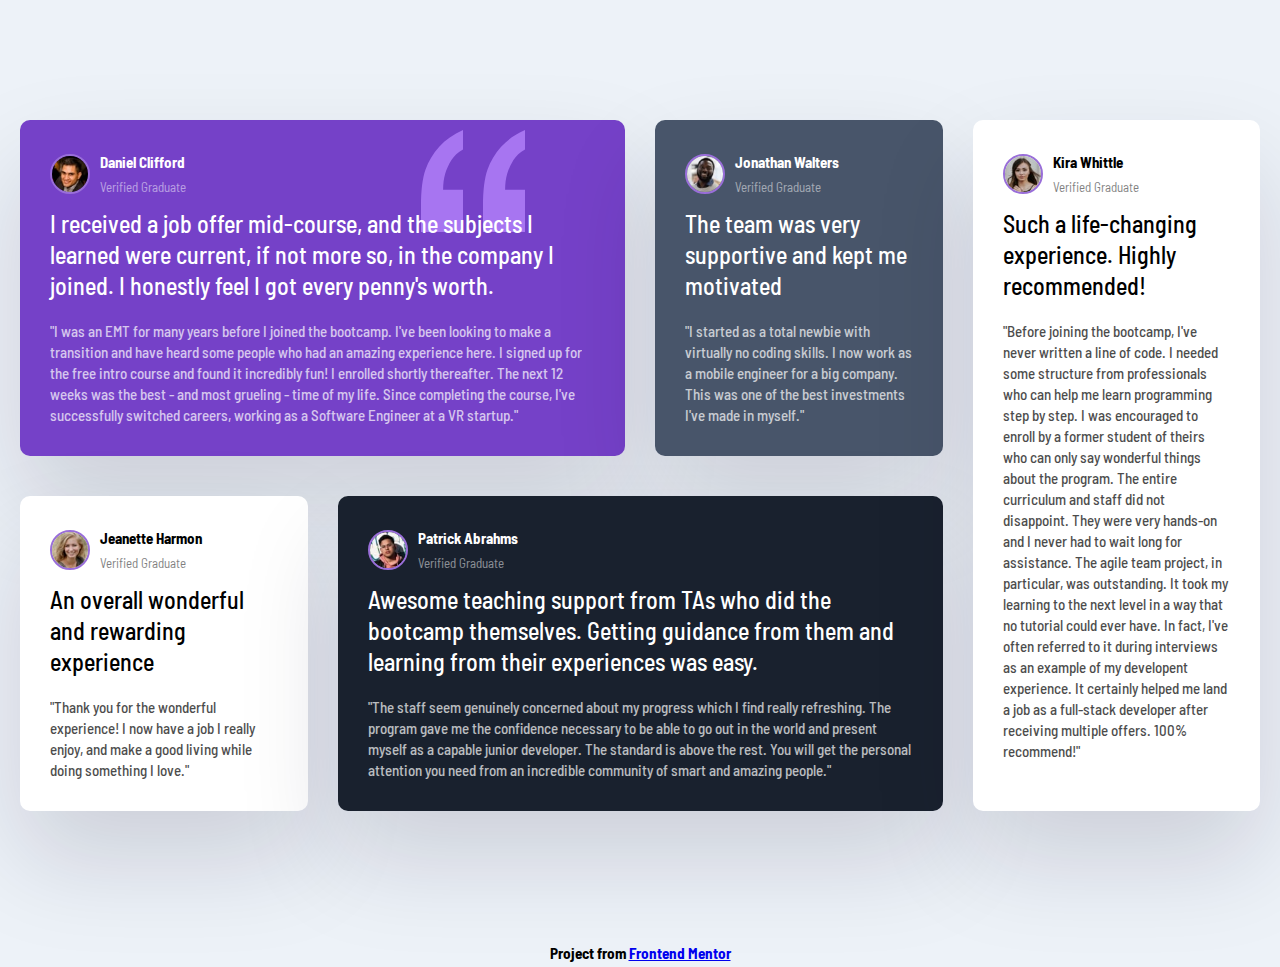
<file: project/index.html>
<!DOCTYPE html>
<html lang="en">
  <head>
    <meta charset="UTF-8" />
    <meta http-equiv="X-UA-Compatible" content="IE=edge" />
    <meta name="viewport" content="width=device-width, initial-scale=1.0" />
    <link rel="stylesheet" href="style.css" />
    <title>Testimonials</title>
  </head>
  <body>
    <div class="testimonials">
      <div class="card card--bg-purple">
        <header class="card__header">
          <img src="images/image-daniel.jpg" class="card__img" alt="" />
          <div>
            <h3>Daniel Clifford</h3>
            <p>Verified Graduate</p>
          </div>
        </header>
        <p class="card__lead">
          I received a job offer mid-course, and the subjects I learned were
          current, if not more so, in the company I joined. I honestly feel I
          got every penny's worth.
        </p>
        <p class="card__quote">
          "I was an EMT for many years before I joined the bootcamp. I've been
          looking to make a transition and have heard some people who had an
          amazing experience here. I signed up for the free intro course and
          found it incredibly fun! I enrolled shortly thereafter. The next 12
          weeks was the best - and most grueling - time of my life. Since
          completing the course, I've successfully switched careers, working as
          a Software Engineer at a VR startup."
        </p>
      </div>

      <div class="card card--bg-gray-blue">
        <header class="card__header">
          <img src="images/image-jonathan.jpg" class="card__img" alt="" />
          <div>
            <h3>Jonathan Walters</h3>
            <p>Verified Graduate</p>
          </div>
        </header>
        <p class="card__lead">
          The team was very supportive and kept me motivated
        </p>
        <p class="card__quote">
          "I started as a total newbie with virtually no coding skills. I now
          work as a mobile engineer for a big company. This was one of the best
          investments I've made in myself."
        </p>
      </div>

      <div class="card">
        <header class="card__header">
          <img src="images/image-jeanette.jpg" class="card__img" alt="" />
          <div>
            <h3>Jeanette Harmon</h3>
            <p>Verified Graduate</p>
          </div>
        </header>
        <p class="card__lead">An overall wonderful and rewarding experience</p>
        <p class="card__quote">
          "Thank you for the wonderful experience! I now have a job I really
          enjoy, and make a good living while doing something I love."
        </p>
      </div>

      <div class="card card--bg-black-blue">
        <header class="card__header">
          <img src="images/image-patrick.jpg" class="card__img" alt="" />
          <div>
            <h3>Patrick Abrahms</h3>
            <p>Verified Graduate</p>
          </div>
        </header>
        <p class="card__lead">
          Awesome teaching support from TAs who did the bootcamp themselves.
          Getting guidance from them and learning from their experiences was
          easy.
        </p>
        <p class="card__quote">
          "The staff seem genuinely concerned about my progress which I find
          really refreshing. The program gave me the confidence necessary to be
          able to go out in the world and present myself as a capable junior
          developer. The standard is above the rest. You will get the personal
          attention you need from an incredible community of smart and amazing
          people."
        </p>
      </div>

      <div class="card">
        <header class="card__header">
          <img src="images/image-kira.jpg" class="card__img" alt="" />
          <div>
            <h3>Kira Whittle</h3>
            <p>Verified Graduate</p>
          </div>
        </header>
        <p class="card__lead">
          Such a life-changing experience. Highly recommended!
        </p>
        <p class="card__quote">
          "Before joining the bootcamp, I've never written a line of code. I
          needed some structure from professionals who can help me learn
          programming step by step. I was encouraged to enroll by a former
          student of theirs who can only say wonderful things about the program.
          The entire curriculum and staff did not disappoint. They were very
          hands-on and I never had to wait long for assistance. The agile team
          project, in particular, was outstanding. It took my learning to the
          next level in a way that no tutorial could ever have. In fact, I've
          often referred to it during interviews as an example of my developent
          experience. It certainly helped me land a job as a full-stack
          developer after receiving multiple offers. 100% recommend!"
        </p>
      </div>
    </div>

    <footer>
      <h3>
        Project from
        <a
          href="https://www.frontendmentor.io/challenges/testimonials-grid-section-Nnw6J7Un7"
          >Frontend Mentor</a
        >
      </h3>
    </footer>
  </body>
</html>
</file>
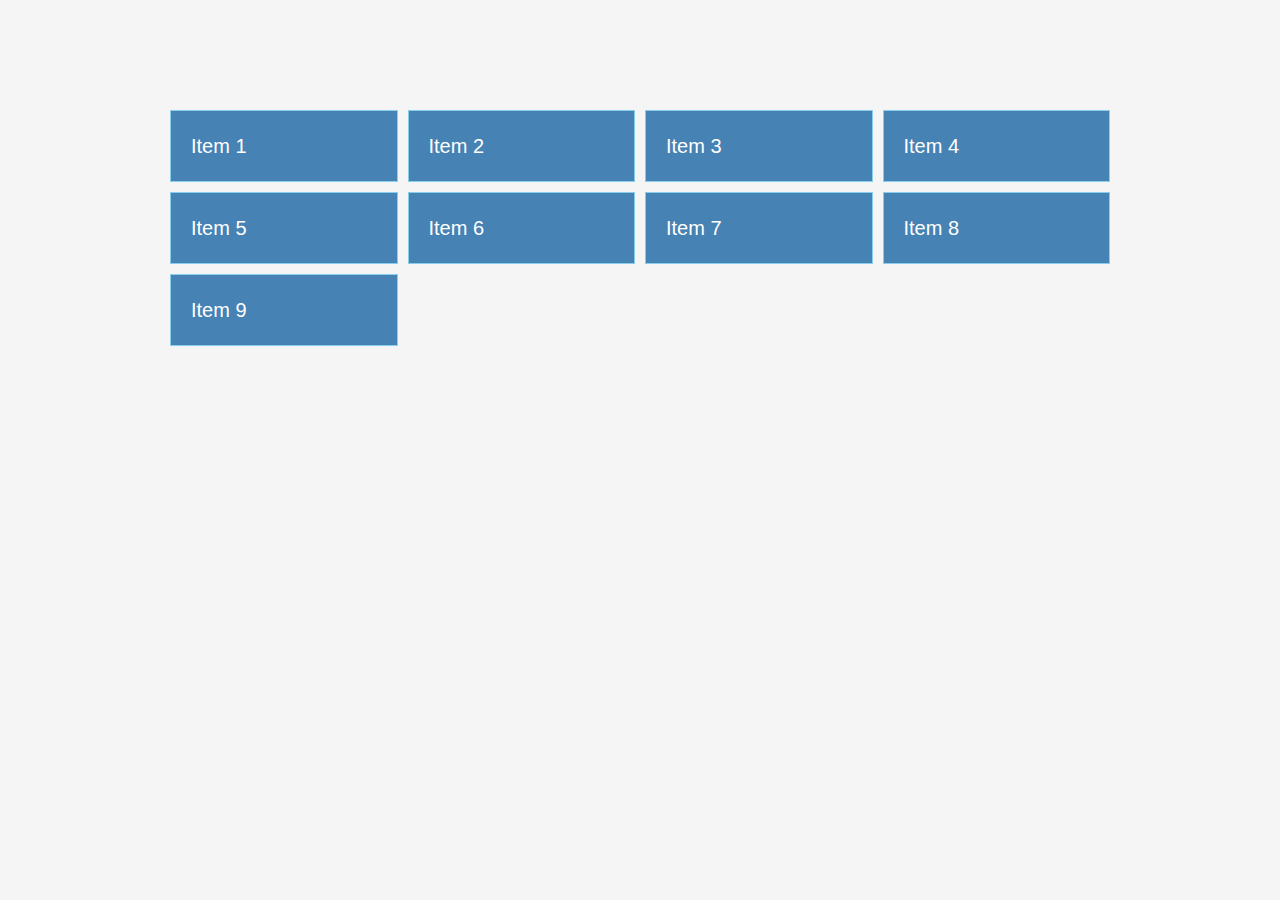
<file: css-grid-basics/grid.html>
<!DOCTYPE html>
<html lang="en">
<head>
    <meta charset="UTF-8">
    <meta http-equiv="X-UA-Compatible" content="IE=edge">
    <meta name="viewport" content="width=device-width, initial-scale=1.0">
    <link rel="stylesheet" href="grid.css">
    <title>CSS Grid Crash Course</title>
</head>
<body>
    <div class="container">
        <div class="item">Item 1</div>
        <div class="item">Item 2</div>
        <div class="item">Item 3</div>
        <div class="item">Item 4</div>
        <div class="item">Item 5</div>
        <div class="item">Item 6</div>
        <div class="item">Item 7</div>
        <div class="item">Item 8</div>
        <div class="item">Item 9</div>
    </div>
</body>
</html>
</file>
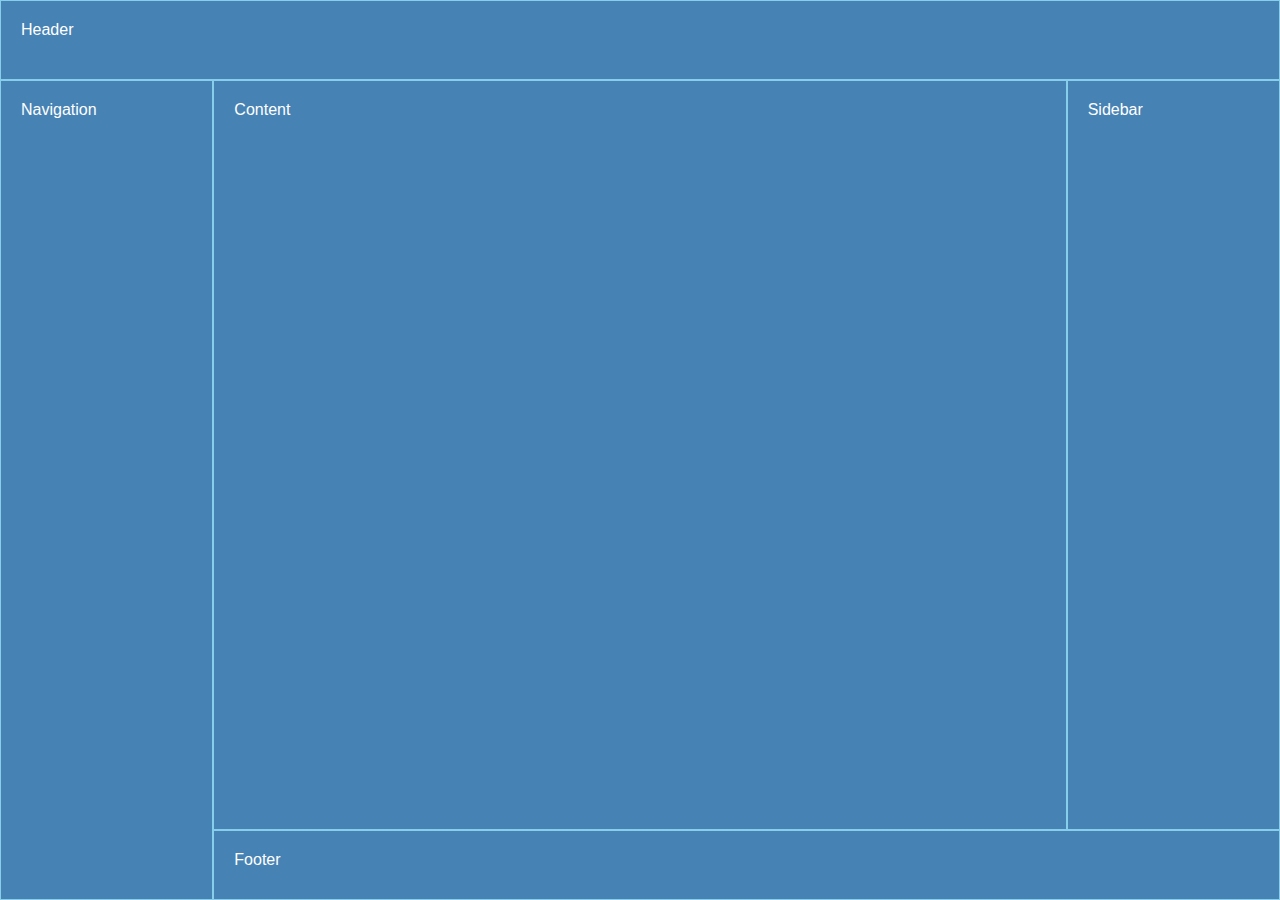
<file: css-grid-basics/grid2.html>
<!DOCTYPE html>
<html lang="en">
<head>
    <meta charset="UTF-8">
    <meta http-equiv="X-UA-Compatible" content="IE=edge">
    <meta name="viewport" content="width=device-width, initial-scale=1.0">
    <link rel="stylesheet" href="grid2.css">
    <title>CSS Grid Template Areas</title>
</head>
<body>
    <header>Header</header>
    <main>Content</main>
    <nav>Navigation</nav>
    <aside>Sidebar</aside>
    <footer>Footer</footer>
</body>
</html>
</file>
<file: project/style.css>
@import url('https://fonts.googleapis.com/css2?family=Barlow+Semi+Condensed:wght@200;300;400;700&display=swap');

* {
  box-sizing: border-box;
  margin: 0;
  padding: 0;
}

body {
  background: #edf2f8;
  font-family: 'Barlow Semi Condensed', sans-serif;
  line-height: 1.7;
  font-size: 13px;
}

.testimonials {
  max-width: 1440px;
  margin: 100px auto;
  padding: 20px;
  display: grid;
  grid-template-columns: repeat(4, 1fr);
  gap: 30px;
}

.card {
  background: #fff;
  border-radius: 10px;
  padding: 30px;
  box-shadow: rgba(17, 12, 46, 0.15) 0px 48px 100px 0px;
  margin-bottom: 10px;
  cursor: pointer;
}

.card :hover {
    opacity: 5;
}

.card__header {
  display: flex;
  align-items: center;
  margin-bottom: 10px;
}

.card__header h3 {
  font-size: 15px;
}

.card__header p {
  opacity: 50%;
}

.card__img {
  width: 40px;
  height: 40px;
  border-radius: 50%;
  border: 2px solid #996ed9;
  margin-right: 10px;
}

.card__lead {
  font-size: 1.5rem;
  font-weight: 500;
  line-height: 1.3;
  margin-bottom: 20px;
}

.card__quote {
  font-size: 15px;
  font-weight: 500;
  line-height: 1.4;
  opacity: 70%;
}

.card--bg-purple {
  background: hsl(263, 55%, 52%);
  color: #fff;
  background-image: url('./images/bg-pattern-quotation.svg');
  background-repeat: no-repeat;
  background-position: top 10px right 100px;
}

.card--bg-gray-blue {
  background: hsl(217, 19%, 35%);
  color: #fff;
}

.card--bg-black-blue {
  background: hsl(219, 29%, 14%);
  color: #fff;
}

.card:nth-of-type(1) {
  grid-column: 1 / 3;
}

.card:nth-of-type(4) {
  grid-column: 2 / 4;
  grid-row: 2;
}

.card:nth-of-type(5) {
  grid-column: 4;
  grid-row: 1 / 3;
}

footer {
  text-align: center;
}

@media (max-width: 768px) {
  .testimonials {
    grid-template-columns: 1fr;
    width: 100%;
  }

  .card:nth-of-type(1) {
    grid-column: 1;
  }

  .card:nth-of-type(4) {
    grid-column: 1;
    grid-row: 4;
  }

  .card:nth-of-type(5) {
    grid-column: 1;
    grid-row: 5;
  }
}
</file>
<file: css-grid-basics/grid.css>
* {
    box-sizing: border-box;
    padding: 0;
    margin: 0;
  }
  
  body {
    font-family: 'Open Sans', sans-serif;
    font-size: 16px;
    line-height: 1.5;
    color: #333;
    background: #f5f5f5;
  }

  .container {
    max-width: 960px;
    margin: 100px auto;
    padding: 10px;
    display: grid;
    grid-template-columns: repeat(auto-fill, minmax(200px, 1fr));
    gap: 10px;
  }

  .item {
      background: steelblue;
      color: #ffff;
      font-size: 20px;
      padding: 20px;
      border: skyblue 1px solid;

  }

  /* .item:nth-of-type(1) {
      background: #000;
      grid-column: 1 / 3;
  }

  .item:nth-of-type(3) {
    background: #333;
    grid-row: 2 / 4;
}

.item:nth-of-type(4) {
    background: #333;
    grid-row: 2 / 4;
} */

@media (max-width: 500px) {
    .container {
      grid-template-columns: 1fr;
    }
  }
</file>
<file: css-grid-basics/grid2.css>
* {
    box-sizing: border-box;
    padding: 0;
    margin: 0;
  }
  
  body {
    font-family: 'Open Sans', sans-serif;
    font-size: 16px;
    height: 100vh;

    display: grid;
    grid-template-areas: 
    'header header header'
    'nav content sidebar'
    'nav footer footer';
    grid-template-columns: 1fr 4fr 1fr;
    grid-template-rows: 80px 1fr 70px;

  }  

  header,
  footer,
  main,
  aside,
  nav {
      background-color: steelblue;
      color: white;
      padding: 20px;
      border: skyblue 1px solid;
  }

  header {
      grid-area: header;
  }

  nav {
      grid-area: nav;
  }

  main {
      grid-area: content;
  }

  aside {
      grid-area: sidebar;
  }

  footer {
      grid-area: footer;
  }
</file>
